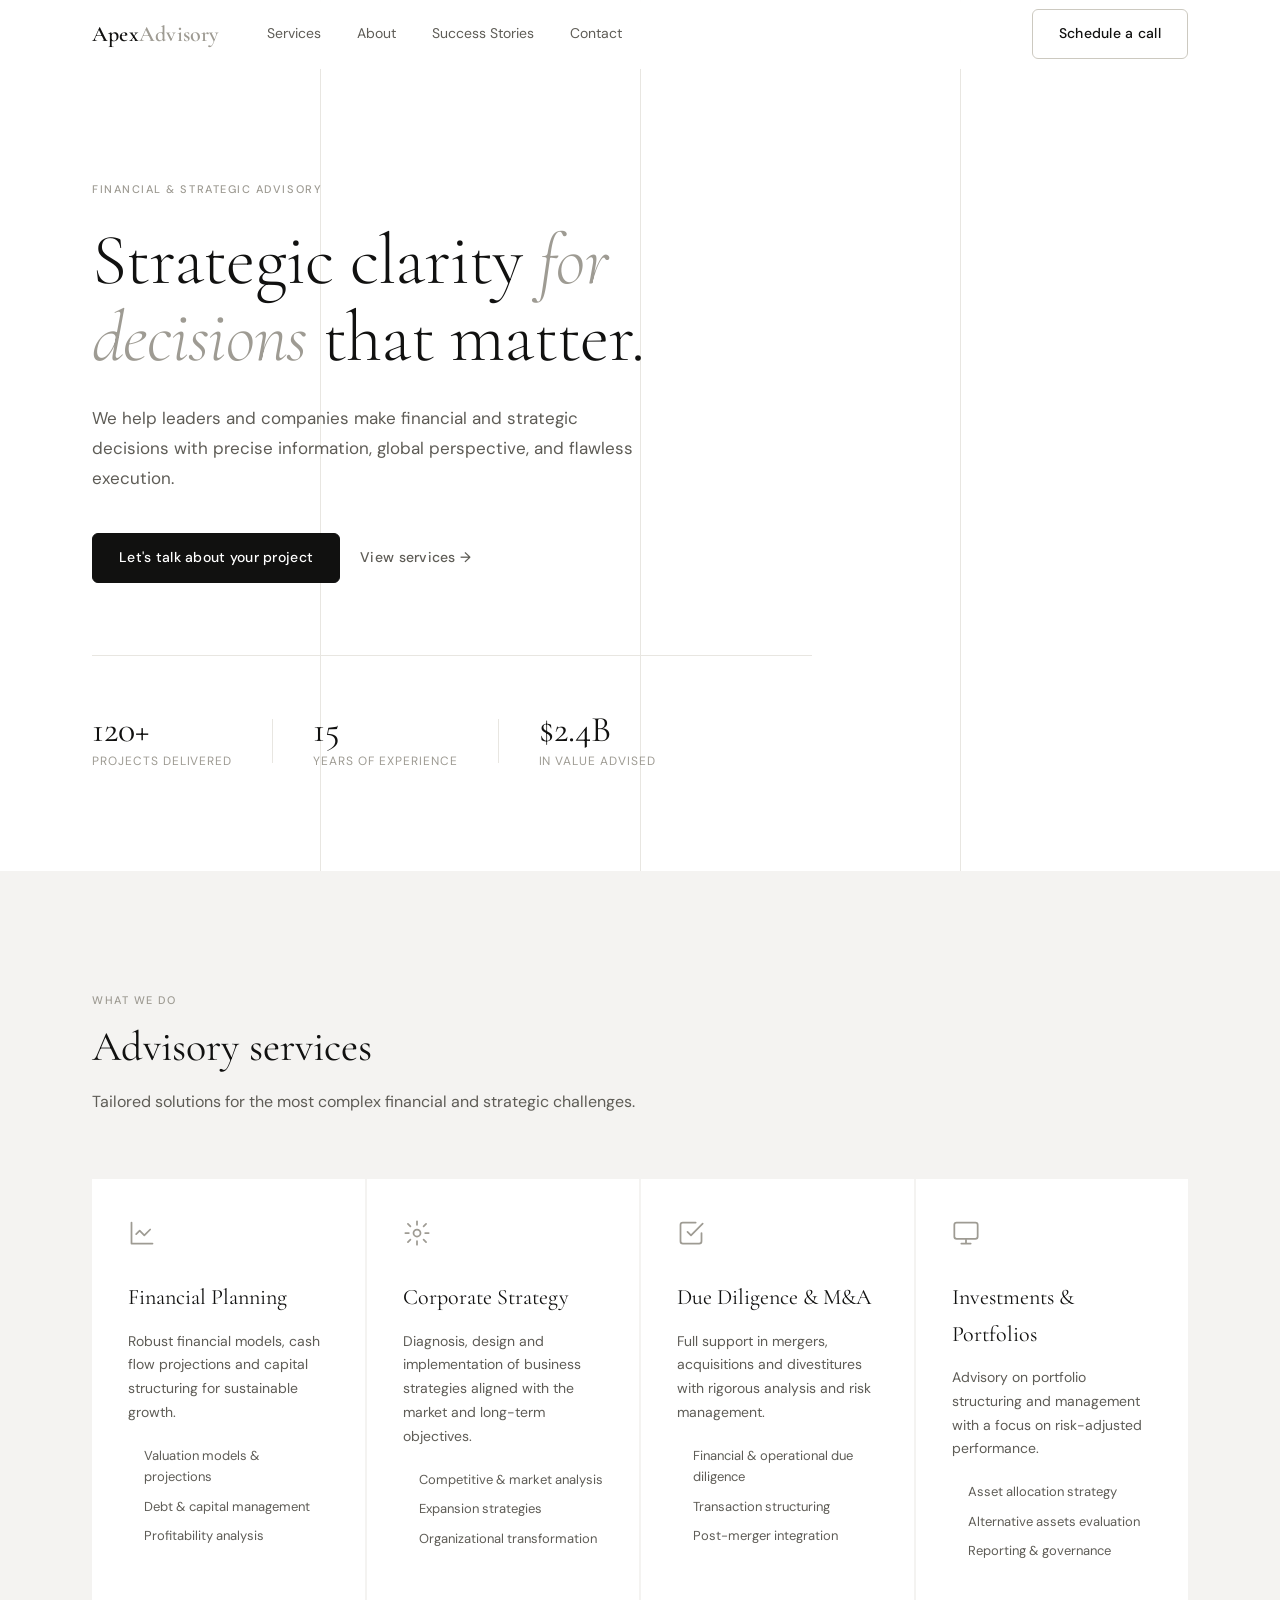
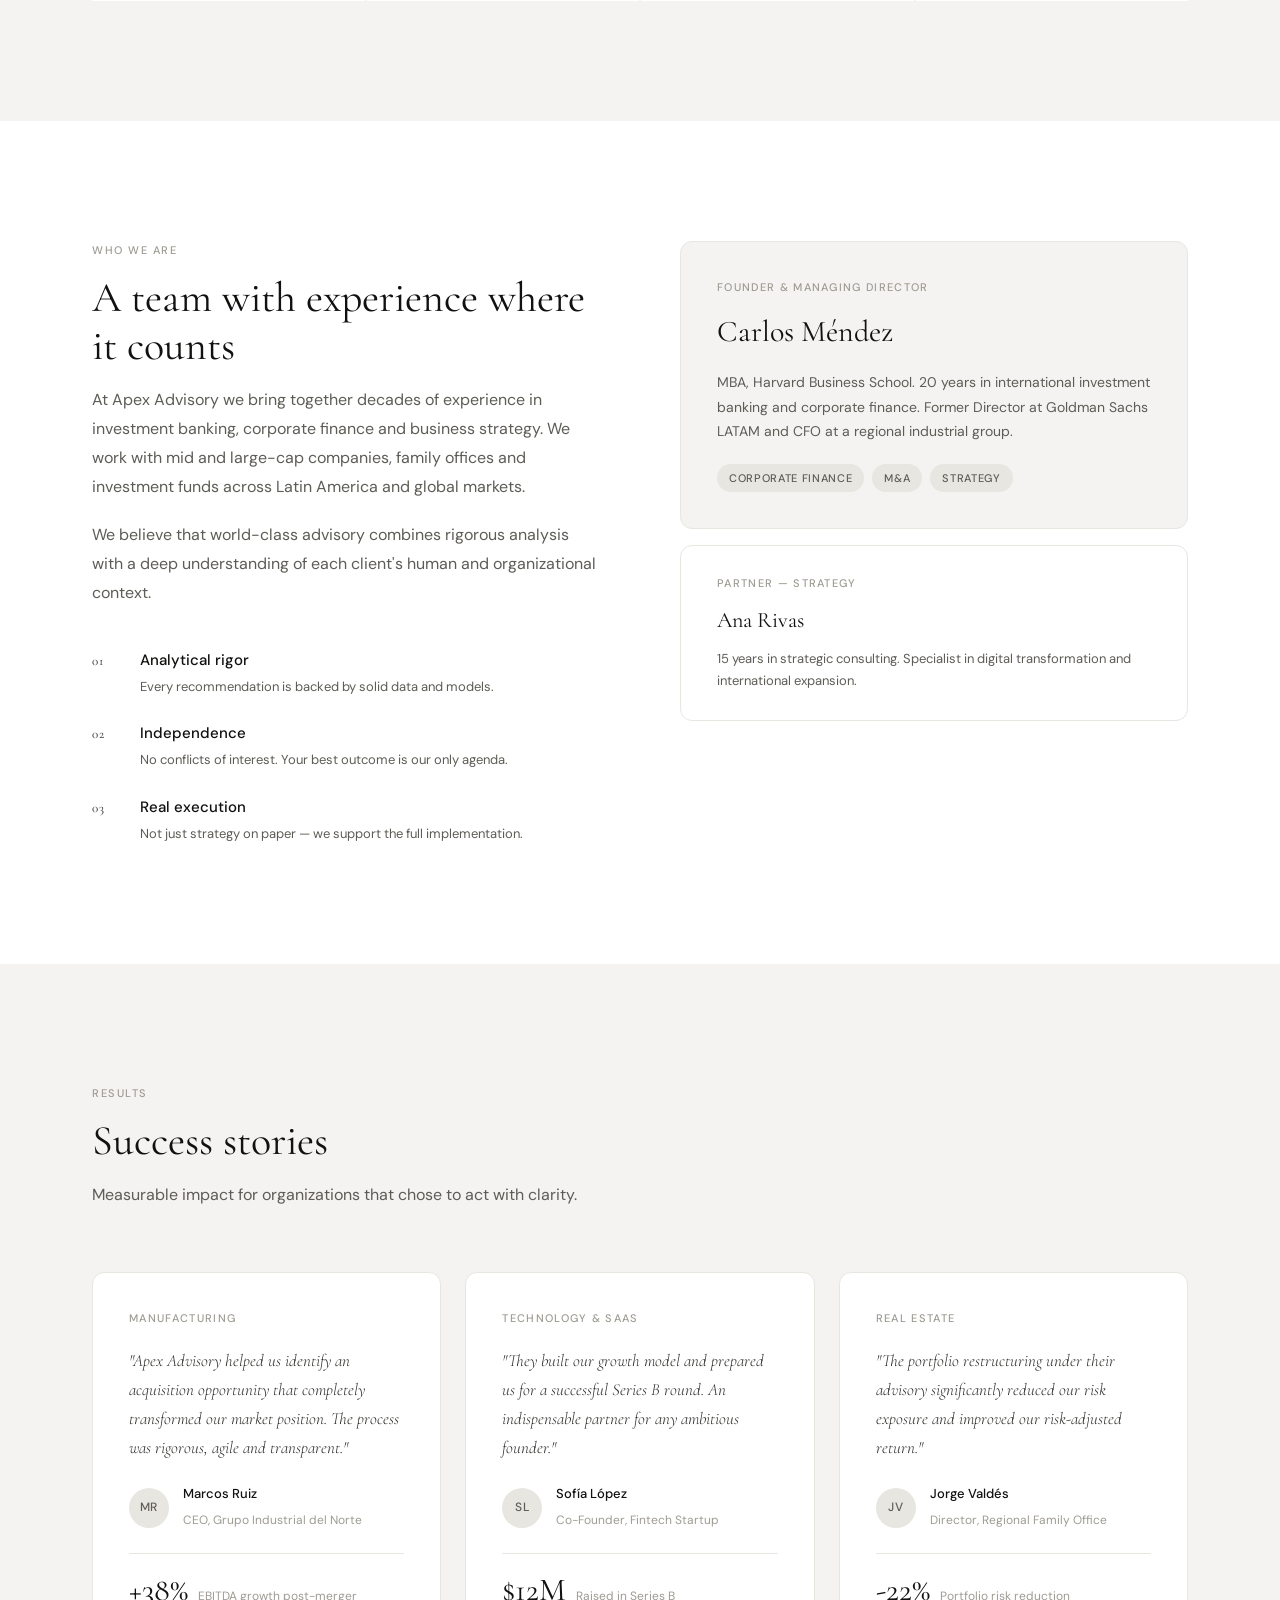
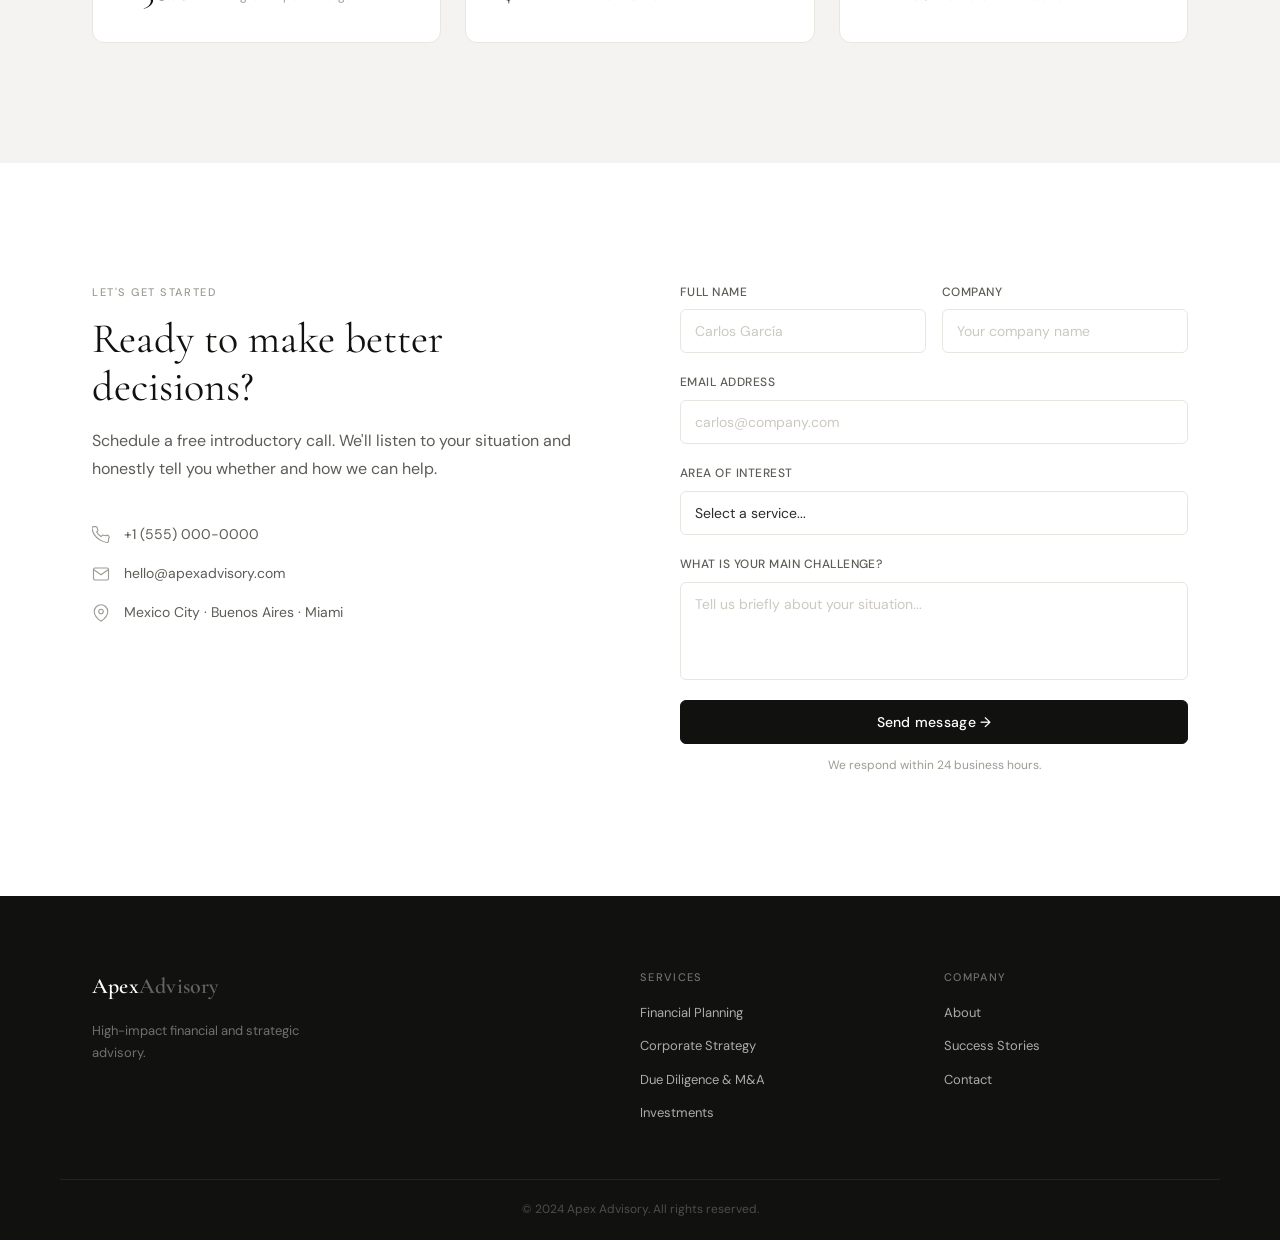
<file: index.html>
<!DOCTYPE html>
<html lang="en">
<head>
  <meta charset="UTF-8" />
  <meta name="viewport" content="width=device-width, initial-scale=1.0" />
  <title>Apex Advisory — Financial & Strategic Consulting</title>
  <meta name="description" content="Financial and strategic advisory for companies seeking to grow with clarity and precision." />
  <link rel="stylesheet" href="css/style.css" />
  <link rel="preconnect" href="https://fonts.googleapis.com" />
  <link rel="preconnect" href="https://fonts.gstatic.com" crossorigin />
  <link href="https://fonts.googleapis.com/css2?family=Cormorant+Garamond:ital,wght@0,300;0,400;0,600;1,300;1,400&family=DM+Sans:wght@300;400;500&display=swap" rel="stylesheet" />
</head>
<body>

  <!-- NAV -->
  <header class="nav" id="nav">
    <div class="nav__inner">
      <a href="#hero" class="nav__logo">Apex<span>Advisory</span></a>
      <nav class="nav__links">
        <a href="#services">Services</a>
        <a href="#about">About</a>
        <a href="#cases">Success Stories</a>
        <a href="#contact">Contact</a>
      </nav>
      <a href="#contact" class="btn btn--outline nav__cta">Schedule a call</a>
      <button class="nav__burger" id="burger" aria-label="Menu">
        <span></span><span></span><span></span>
      </button>
    </div>
    <div class="nav__mobile" id="mobileMenu">
      <a href="#services" class="mobile-link">Services</a>
      <a href="#about" class="mobile-link">About</a>
      <a href="#cases" class="mobile-link">Success Stories</a>
      <a href="#contact" class="mobile-link">Contact</a>
    </div>
  </header>

  <!-- HERO -->
  <section class="hero" id="hero">
    <div class="hero__bg-lines" aria-hidden="true">
      <div class="line line--1"></div>
      <div class="line line--2"></div>
      <div class="line line--3"></div>
    </div>
    <div class="container">
      <div class="hero__content">
        <p class="hero__eyebrow reveal">Financial &amp; Strategic Advisory</p>
        <h1 class="hero__title reveal reveal--delay-1">
          Strategic clarity <em>for decisions</em> that matter.
        </h1>
        <p class="hero__sub reveal reveal--delay-2">
          We help leaders and companies make financial and strategic decisions with precise information, global perspective, and flawless execution.
        </p>
        <div class="hero__actions reveal reveal--delay-3">
          <a href="#contact" class="btn btn--dark">Let's talk about your project</a>
          <a href="#services" class="btn btn--ghost">View services →</a>
        </div>
      </div>
      <div class="hero__stat-row reveal reveal--delay-4">
        <div class="stat">
          <span class="stat__num">120+</span>
          <span class="stat__label">Projects delivered</span>
        </div>
        <div class="stat__divider" aria-hidden="true"></div>
        <div class="stat">
          <span class="stat__num">15</span>
          <span class="stat__label">Years of experience</span>
        </div>
        <div class="stat__divider" aria-hidden="true"></div>
        <div class="stat">
          <span class="stat__num">$2.4B</span>
          <span class="stat__label">In value advised</span>
        </div>
      </div>
    </div>
  </section>

  <!-- SERVICES -->
  <section class="section services" id="services">
    <div class="container">
      <div class="section__header reveal">
        <p class="section__eyebrow">What we do</p>
        <h2 class="section__title">Advisory services</h2>
        <p class="section__sub">Tailored solutions for the most complex financial and strategic challenges.</p>
      </div>
      <div class="services__grid">

        <div class="service-card reveal">
          <div class="service-card__icon">
            <svg width="28" height="28" viewBox="0 0 24 24" fill="none" stroke="currentColor" stroke-width="1.5" stroke-linecap="round" stroke-linejoin="round"><path d="M3 3v18h18"/><path d="m19 9-5 5-4-4-3 3"/></svg>
          </div>
          <h3 class="service-card__title">Financial Planning</h3>
          <p class="service-card__desc">Robust financial models, cash flow projections and capital structuring for sustainable growth.</p>
          <ul class="service-card__list">
            <li>Valuation models &amp; projections</li>
            <li>Debt &amp; capital management</li>
            <li>Profitability analysis</li>
          </ul>
        </div>

        <div class="service-card reveal reveal--delay-1">
          <div class="service-card__icon">
            <svg width="28" height="28" viewBox="0 0 24 24" fill="none" stroke="currentColor" stroke-width="1.5" stroke-linecap="round" stroke-linejoin="round"><circle cx="12" cy="12" r="3"/><path d="M12 2v3M12 19v3M4.22 4.22l2.12 2.12M17.66 17.66l2.12 2.12M2 12h3M19 12h3M4.22 19.78l2.12-2.12M17.66 6.34l2.12-2.12"/></svg>
          </div>
          <h3 class="service-card__title">Corporate Strategy</h3>
          <p class="service-card__desc">Diagnosis, design and implementation of business strategies aligned with the market and long-term objectives.</p>
          <ul class="service-card__list">
            <li>Competitive &amp; market analysis</li>
            <li>Expansion strategies</li>
            <li>Organizational transformation</li>
          </ul>
        </div>

        <div class="service-card reveal reveal--delay-2">
          <div class="service-card__icon">
            <svg width="28" height="28" viewBox="0 0 24 24" fill="none" stroke="currentColor" stroke-width="1.5" stroke-linecap="round" stroke-linejoin="round"><path d="M9 11l3 3L22 4"/><path d="M21 12v7a2 2 0 01-2 2H5a2 2 0 01-2-2V5a2 2 0 012-2h11"/></svg>
          </div>
          <h3 class="service-card__title">Due Diligence &amp; M&A</h3>
          <p class="service-card__desc">Full support in mergers, acquisitions and divestitures with rigorous analysis and risk management.</p>
          <ul class="service-card__list">
            <li>Financial &amp; operational due diligence</li>
            <li>Transaction structuring</li>
            <li>Post-merger integration</li>
          </ul>
        </div>

        <div class="service-card reveal reveal--delay-3">
          <div class="service-card__icon">
            <svg width="28" height="28" viewBox="0 0 24 24" fill="none" stroke="currentColor" stroke-width="1.5" stroke-linecap="round" stroke-linejoin="round"><rect x="2" y="3" width="20" height="14" rx="2"/><path d="M8 21h8M12 17v4"/></svg>
          </div>
          <h3 class="service-card__title">Investments &amp; Portfolios</h3>
          <p class="service-card__desc">Advisory on portfolio structuring and management with a focus on risk-adjusted performance.</p>
          <ul class="service-card__list">
            <li>Asset allocation strategy</li>
            <li>Alternative assets evaluation</li>
            <li>Reporting &amp; governance</li>
          </ul>
        </div>

      </div>
    </div>
  </section>

  <!-- ABOUT -->
  <section class="section about" id="about">
    <div class="container about__inner">
      <div class="about__text reveal">
        <p class="section__eyebrow">Who we are</p>
        <h2 class="section__title">A team with experience where it counts</h2>
        <p class="about__para">At Apex Advisory we bring together decades of experience in investment banking, corporate finance and business strategy. We work with mid and large-cap companies, family offices and investment funds across Latin America and global markets.</p>
        <p class="about__para">We believe that world-class advisory combines rigorous analysis with a deep understanding of each client's human and organizational context.</p>
        <div class="about__values">
          <div class="value-item">
            <span class="value-item__num">01</span>
            <div>
              <strong>Analytical rigor</strong>
              <p>Every recommendation is backed by solid data and models.</p>
            </div>
          </div>
          <div class="value-item">
            <span class="value-item__num">02</span>
            <div>
              <strong>Independence</strong>
              <p>No conflicts of interest. Your best outcome is our only agenda.</p>
            </div>
          </div>
          <div class="value-item">
            <span class="value-item__num">03</span>
            <div>
              <strong>Real execution</strong>
              <p>Not just strategy on paper — we support the full implementation.</p>
            </div>
          </div>
        </div>
      </div>
      <div class="about__visual reveal reveal--delay-2">
        <div class="about__card-main">
          <p class="about__card-label">Founder &amp; Managing Director</p>
          <h3 class="about__card-name">Carlos Méndez</h3>
          <p class="about__card-bio">MBA, Harvard Business School. 20 years in international investment banking and corporate finance. Former Director at Goldman Sachs LATAM and CFO at a regional industrial group.</p>
          <div class="about__card-tags">
            <span>Corporate Finance</span>
            <span>M&amp;A</span>
            <span>Strategy</span>
          </div>
        </div>
        <div class="about__card-secondary">
          <p class="about__card-label">Partner — Strategy</p>
          <h3 class="about__card-name--sm">Ana Rivas</h3>
          <p class="about__card-bio--sm">15 years in strategic consulting. Specialist in digital transformation and international expansion.</p>
        </div>
      </div>
    </div>
  </section>

  <!-- SUCCESS STORIES -->
  <section class="section cases" id="cases">
    <div class="container">
      <div class="section__header reveal">
        <p class="section__eyebrow">Results</p>
        <h2 class="section__title">Success stories</h2>
        <p class="section__sub">Measurable impact for organizations that chose to act with clarity.</p>
      </div>
      <div class="cases__grid">

        <div class="case-card reveal">
          <div class="case-card__industry">Manufacturing</div>
          <blockquote class="case-card__quote">
            "Apex Advisory helped us identify an acquisition opportunity that completely transformed our market position. The process was rigorous, agile and transparent."
          </blockquote>
          <div class="case-card__author">
            <div class="case-card__avatar">MR</div>
            <div>
              <strong>Marcos Ruiz</strong>
              <span>CEO, Grupo Industrial del Norte</span>
            </div>
          </div>
          <div class="case-card__metric">
            <span class="metric-num">+38%</span>
            <span class="metric-label">EBITDA growth post-merger</span>
          </div>
        </div>

        <div class="case-card reveal reveal--delay-1">
          <div class="case-card__industry">Technology &amp; SaaS</div>
          <blockquote class="case-card__quote">
            "They built our growth model and prepared us for a successful Series B round. An indispensable partner for any ambitious founder."
          </blockquote>
          <div class="case-card__author">
            <div class="case-card__avatar">SL</div>
            <div>
              <strong>Sofía López</strong>
              <span>Co-Founder, Fintech Startup</span>
            </div>
          </div>
          <div class="case-card__metric">
            <span class="metric-num">$12M</span>
            <span class="metric-label">Raised in Series B</span>
          </div>
        </div>

        <div class="case-card reveal reveal--delay-2">
          <div class="case-card__industry">Real Estate</div>
          <blockquote class="case-card__quote">
            "The portfolio restructuring under their advisory significantly reduced our risk exposure and improved our risk-adjusted return."
          </blockquote>
          <div class="case-card__author">
            <div class="case-card__avatar">JV</div>
            <div>
              <strong>Jorge Valdés</strong>
              <span>Director, Regional Family Office</span>
            </div>
          </div>
          <div class="case-card__metric">
            <span class="metric-num">-22%</span>
            <span class="metric-label">Portfolio risk reduction</span>
          </div>
        </div>

      </div>
    </div>
  </section>

  <!-- CONTACT -->
  <section class="section contact" id="contact">
    <div class="container contact__inner">
      <div class="contact__text reveal">
        <p class="section__eyebrow">Let's get started</p>
        <h2 class="section__title">Ready to make better decisions?</h2>
        <p class="contact__sub">Schedule a free introductory call. We'll listen to your situation and honestly tell you whether and how we can help.</p>
        <div class="contact__info">
          <div class="contact__info-item">
            <svg width="18" height="18" viewBox="0 0 24 24" fill="none" stroke="currentColor" stroke-width="1.5" stroke-linecap="round" stroke-linejoin="round"><path d="M22 16.92v3a2 2 0 01-2.18 2 19.79 19.79 0 01-8.63-3.07A19.5 19.5 0 013.07 11.5a19.79 19.79 0 01-3.07-8.67A2 2 0 012 .84h3a2 2 0 012 1.72 12.84 12.84 0 00.7 2.81 2 2 0 01-.45 2.11L6.09 8a16 16 0 006 6l1.27-1.27a2 2 0 012.11-.45 12.84 12.84 0 002.81.7A2 2 0 0122 16.92z"/></svg>
            <span>+1 (555) 000-0000</span>
          </div>
          <div class="contact__info-item">
            <svg width="18" height="18" viewBox="0 0 24 24" fill="none" stroke="currentColor" stroke-width="1.5" stroke-linecap="round" stroke-linejoin="round"><path d="M4 4h16c1.1 0 2 .9 2 2v12c0 1.1-.9 2-2 2H4c-1.1 0-2-.9-2-2V6c0-1.1.9-2 2-2z"/><polyline points="22,6 12,13 2,6"/></svg>
            <span>hello@apexadvisory.com</span>
          </div>
          <div class="contact__info-item">
            <svg width="18" height="18" viewBox="0 0 24 24" fill="none" stroke="currentColor" stroke-width="1.5" stroke-linecap="round" stroke-linejoin="round"><path d="M21 10c0 7-9 13-9 13s-9-6-9-13a9 9 0 0118 0z"/><circle cx="12" cy="10" r="3"/></svg>
            <span>Mexico City · Buenos Aires · Miami</span>
          </div>
        </div>
      </div>
      <div class="contact__form-wrap reveal reveal--delay-1">
        <form class="contact__form" id="contactForm" novalidate>
          <div class="form-row">
            <div class="form-group">
              <label for="nombre">Full name</label>
              <input type="text" id="nombre" name="nombre" placeholder="Carlos García" required />
            </div>
            <div class="form-group">
              <label for="empresa">Company</label>
              <input type="text" id="empresa" name="empresa" placeholder="Your company name" />
            </div>
          </div>
          <div class="form-group">
            <label for="email">Email address</label>
            <input type="email" id="email" name="email" placeholder="carlos@company.com" required />
          </div>
          <div class="form-group">
            <label for="servicio">Area of interest</label>
            <select id="servicio" name="servicio">
              <option value="">Select a service...</option>
              <option value="financial">Financial Planning</option>
              <option value="strategy">Corporate Strategy</option>
              <option value="ma">Due Diligence / M&amp;A</option>
              <option value="investments">Investments &amp; Portfolios</option>
              <option value="other">Other</option>
            </select>
          </div>
          <div class="form-group">
            <label for="mensaje">What is your main challenge?</label>
            <textarea id="mensaje" name="mensaje" rows="4" placeholder="Tell us briefly about your situation..."></textarea>
          </div>
          <button type="submit" class="btn btn--dark btn--full">Send message →</button>
          <p class="form__note">We respond within 24 business hours.</p>
        </form>
        <div class="form__success" id="formSuccess">
          <svg width="48" height="48" viewBox="0 0 24 24" fill="none" stroke="currentColor" stroke-width="1.5" stroke-linecap="round" stroke-linejoin="round"><polyline points="20 6 9 17 4 12"/></svg>
          <h3>Message sent!</h3>
          <p>We'll be in touch with you shortly.</p>
        </div>
      </div>
    </div>
  </section>

  <!-- FOOTER -->
  <footer class="footer">
    <div class="container footer__inner">
      <div class="footer__brand">
        <span class="nav__logo">Apex<span>Advisory</span></span>
        <p>High-impact financial and strategic advisory.</p>
      </div>
      <div class="footer__links">
        <h4>Services</h4>
        <a href="#services">Financial Planning</a>
        <a href="#services">Corporate Strategy</a>
        <a href="#services">Due Diligence &amp; M&A</a>
        <a href="#services">Investments</a>
      </div>
      <div class="footer__links">
        <h4>Company</h4>
        <a href="#about">About</a>
        <a href="#cases">Success Stories</a>
        <a href="#contact">Contact</a>
      </div>
    </div>
    <div class="footer__bottom">
      <p>© 2024 Apex Advisory. All rights reserved.</p>
    </div>
  </footer>

  <script src="js/main.js"></script>
</body>
</html>
</file>
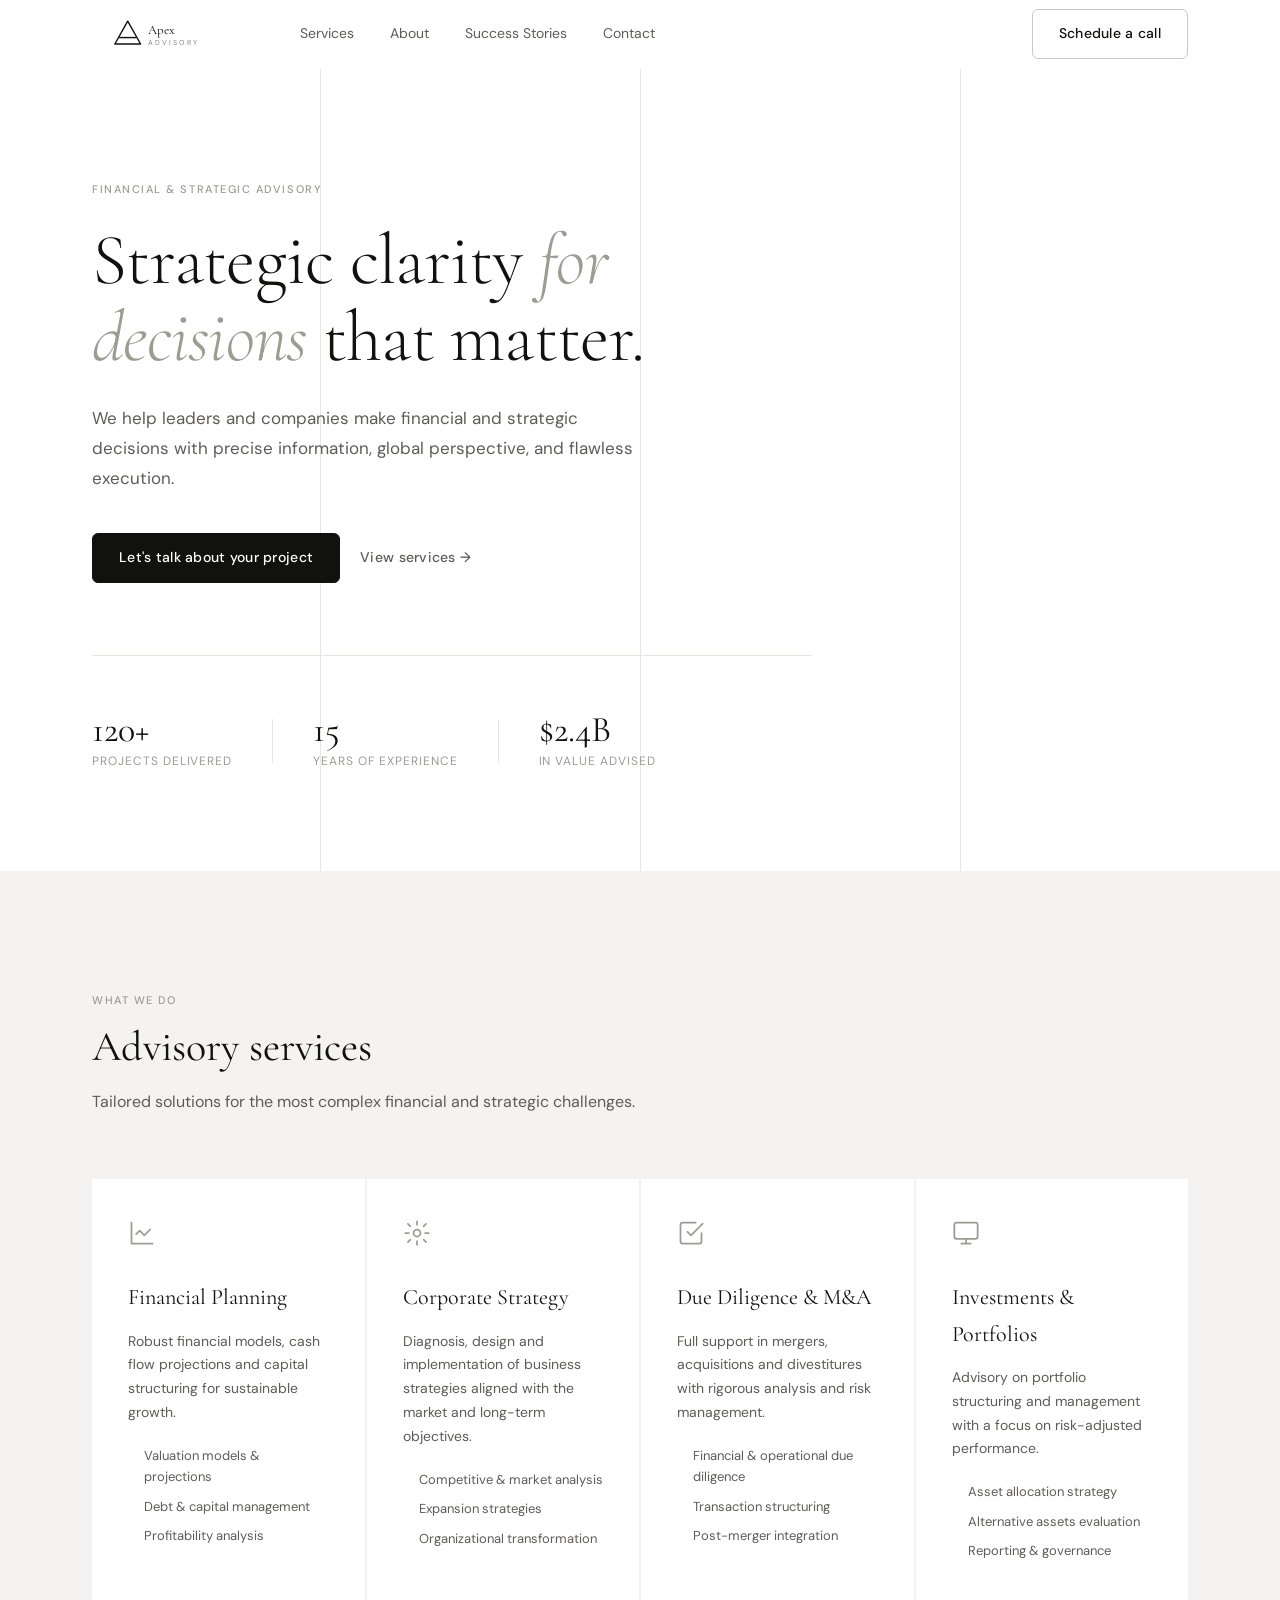
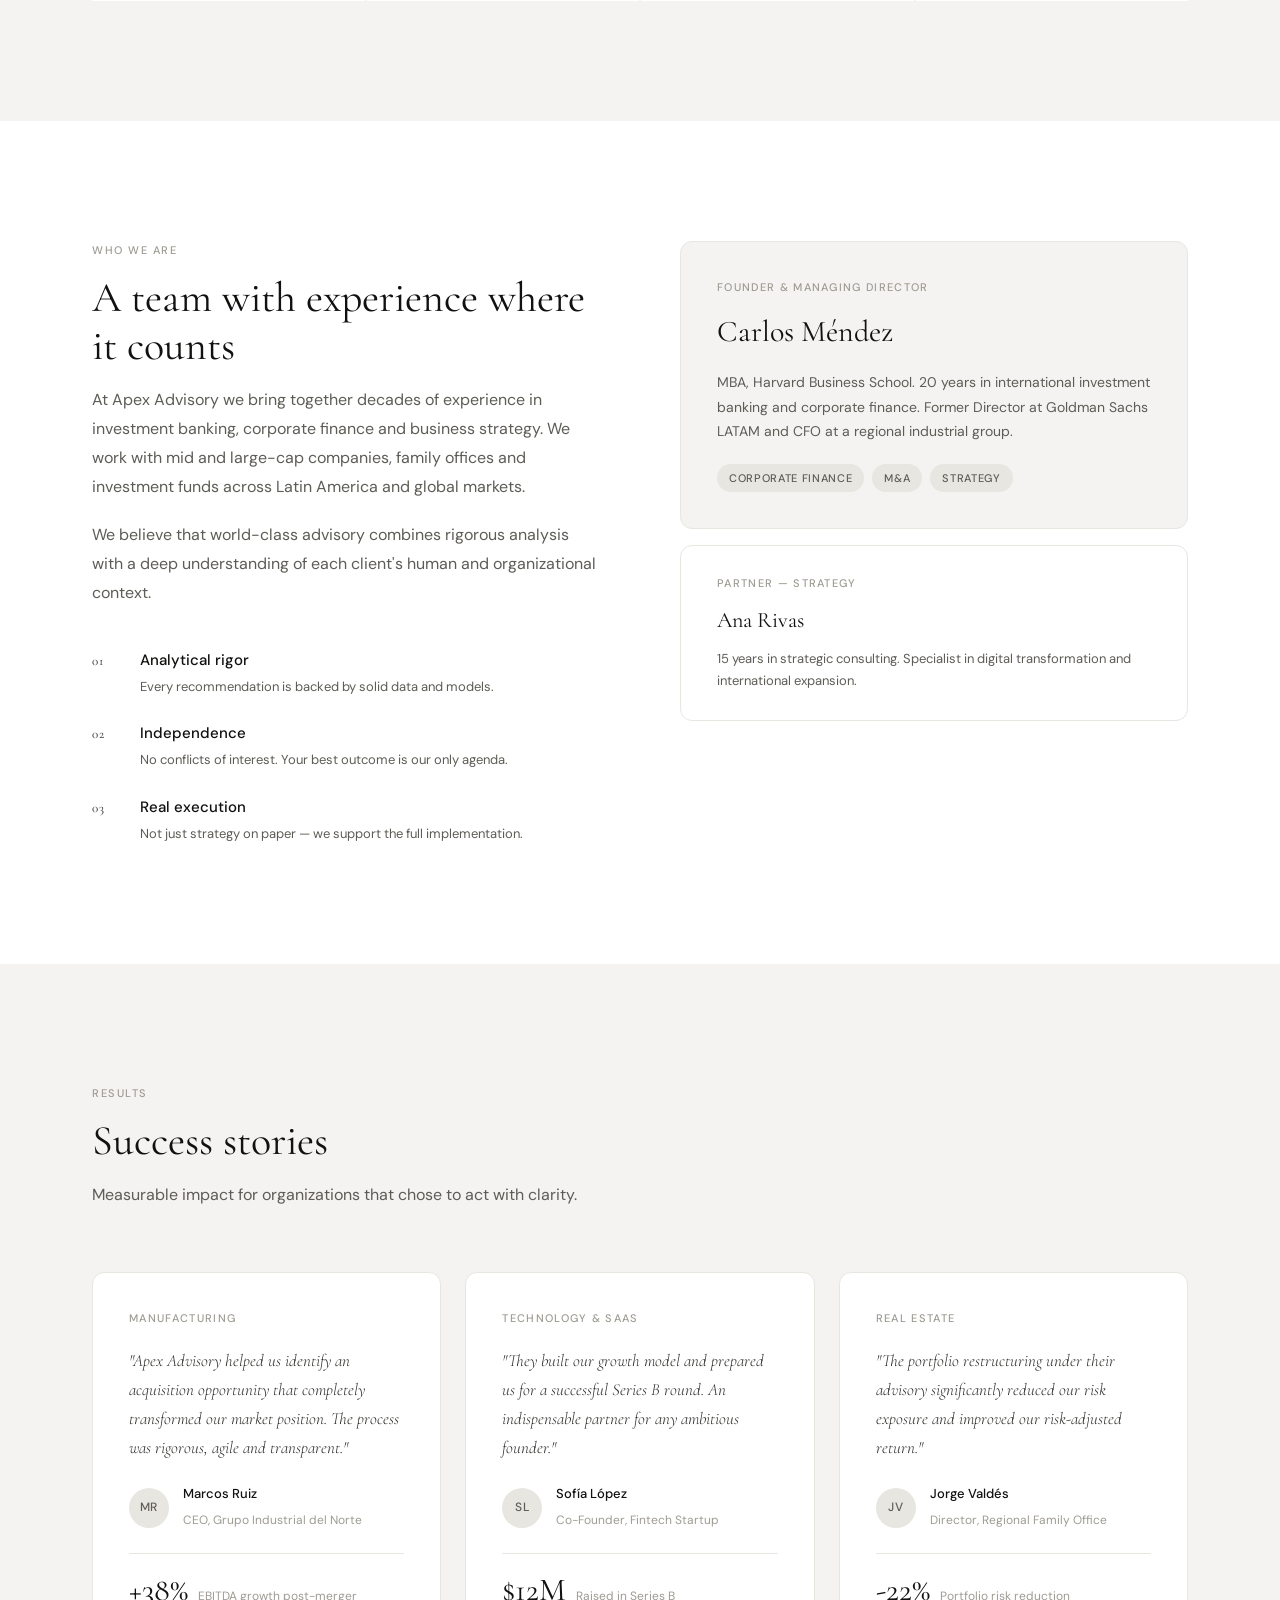
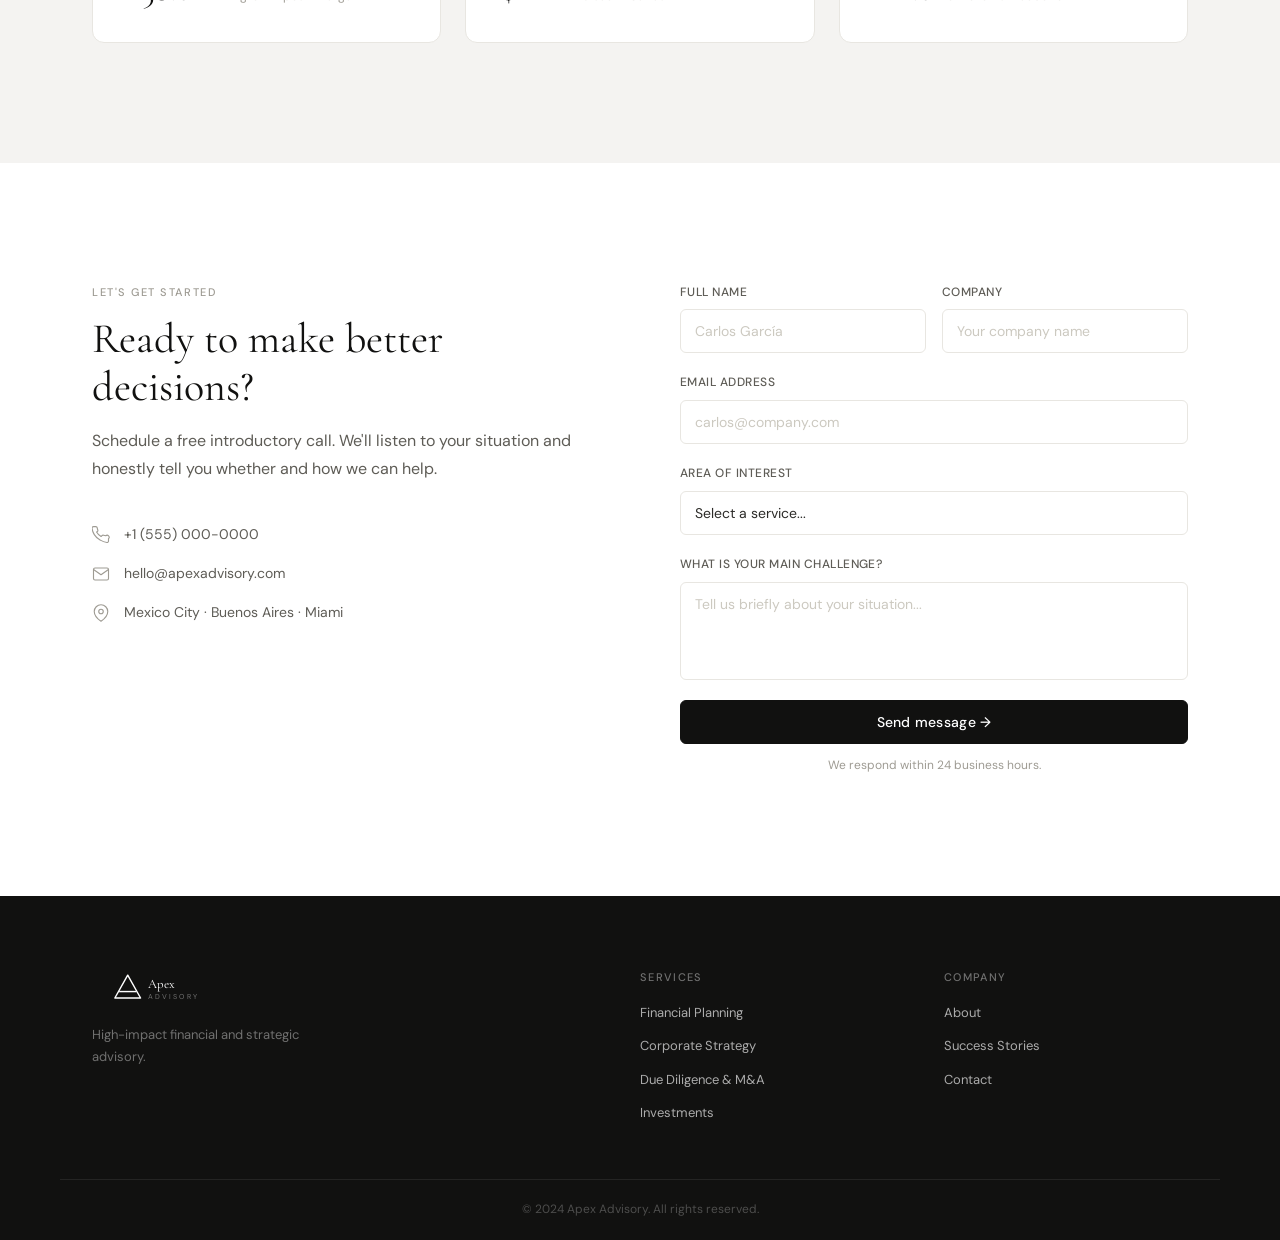
<file: consultora-web/index.html>
<!DOCTYPE html>
<html lang="en">
<head>
  <meta charset="UTF-8" />
  <meta name="viewport" content="width=device-width, initial-scale=1.0" />
  <title>Apex Advisory — Financial & Strategic Consulting</title>
  <meta name="description" content="Financial and strategic advisory for companies seeking to grow with clarity and precision." />
  <link rel="stylesheet" href="css/style.css" />
  <link rel="preconnect" href="https://fonts.googleapis.com" />
  <link rel="preconnect" href="https://fonts.gstatic.com" crossorigin />
  <link href="https://fonts.googleapis.com/css2?family=Cormorant+Garamond:ital,wght@0,300;0,400;0,600;1,300;1,400&family=DM+Sans:wght@300;400;500&display=swap" rel="stylesheet" />
</head>
<body>

  <!-- NAV -->
  <header class="nav" id="nav">
    <div class="nav__inner">
      <a href="#hero" class="nav__logo" aria-label="Apex Advisory — Home">
        <svg width="160" height="40" viewBox="0 0 200 56" role="img" xmlns="http://www.w3.org/2000/svg">
          <title>Apex Advisory</title>
          <polygon points="20,42 38,10 56,42" fill="none" stroke="currentColor" stroke-width="2" stroke-linejoin="round"/>
          <line x1="26" y1="33" x2="50" y2="33" stroke="currentColor" stroke-width="2"/>
          <text x="66" y="28" font-family="'Cormorant Garamond', Georgia, serif" font-size="18" font-weight="400" fill="currentColor">Apex</text>
          <text x="66" y="43" font-family="'DM Sans', system-ui, sans-serif" font-size="10" font-weight="400" fill="currentColor" opacity="0.5" letter-spacing="3">ADVISORY</text>
        </svg>
      </a>
      <nav class="nav__links">
        <a href="#services">Services</a>
        <a href="#about">About</a>
        <a href="#cases">Success Stories</a>
        <a href="#contact">Contact</a>
      </nav>
      <a href="#contact" class="btn btn--outline nav__cta">Schedule a call</a>
      <button class="nav__burger" id="burger" aria-label="Menu">
        <span></span><span></span><span></span>
      </button>
    </div>
    <div class="nav__mobile" id="mobileMenu">
      <a href="#services" class="mobile-link">Services</a>
      <a href="#about" class="mobile-link">About</a>
      <a href="#cases" class="mobile-link">Success Stories</a>
      <a href="#contact" class="mobile-link">Contact</a>
    </div>
  </header>

  <!-- HERO -->
  <section class="hero" id="hero">
    <div class="hero__bg-lines" aria-hidden="true">
      <div class="line line--1"></div>
      <div class="line line--2"></div>
      <div class="line line--3"></div>
    </div>
    <div class="container">
      <div class="hero__content">
        <p class="hero__eyebrow reveal">Financial &amp; Strategic Advisory</p>
        <h1 class="hero__title reveal reveal--delay-1">
          Strategic clarity <em>for decisions</em> that matter.
        </h1>
        <p class="hero__sub reveal reveal--delay-2">
          We help leaders and companies make financial and strategic decisions with precise information, global perspective, and flawless execution.
        </p>
        <div class="hero__actions reveal reveal--delay-3">
          <a href="#contact" class="btn btn--dark">Let's talk about your project</a>
          <a href="#services" class="btn btn--ghost">View services →</a>
        </div>
      </div>
      <div class="hero__stat-row reveal reveal--delay-4">
        <div class="stat">
          <span class="stat__num">120+</span>
          <span class="stat__label">Projects delivered</span>
        </div>
        <div class="stat__divider" aria-hidden="true"></div>
        <div class="stat">
          <span class="stat__num">15</span>
          <span class="stat__label">Years of experience</span>
        </div>
        <div class="stat__divider" aria-hidden="true"></div>
        <div class="stat">
          <span class="stat__num">$2.4B</span>
          <span class="stat__label">In value advised</span>
        </div>
      </div>
    </div>
  </section>

  <!-- SERVICES -->
  <section class="section services" id="services">
    <div class="container">
      <div class="section__header reveal">
        <p class="section__eyebrow">What we do</p>
        <h2 class="section__title">Advisory services</h2>
        <p class="section__sub">Tailored solutions for the most complex financial and strategic challenges.</p>
      </div>
      <div class="services__grid">

        <div class="service-card reveal">
          <div class="service-card__icon">
            <svg width="28" height="28" viewBox="0 0 24 24" fill="none" stroke="currentColor" stroke-width="1.5" stroke-linecap="round" stroke-linejoin="round"><path d="M3 3v18h18"/><path d="m19 9-5 5-4-4-3 3"/></svg>
          </div>
          <h3 class="service-card__title">Financial Planning</h3>
          <p class="service-card__desc">Robust financial models, cash flow projections and capital structuring for sustainable growth.</p>
          <ul class="service-card__list">
            <li>Valuation models &amp; projections</li>
            <li>Debt &amp; capital management</li>
            <li>Profitability analysis</li>
          </ul>
        </div>

        <div class="service-card reveal reveal--delay-1">
          <div class="service-card__icon">
            <svg width="28" height="28" viewBox="0 0 24 24" fill="none" stroke="currentColor" stroke-width="1.5" stroke-linecap="round" stroke-linejoin="round"><circle cx="12" cy="12" r="3"/><path d="M12 2v3M12 19v3M4.22 4.22l2.12 2.12M17.66 17.66l2.12 2.12M2 12h3M19 12h3M4.22 19.78l2.12-2.12M17.66 6.34l2.12-2.12"/></svg>
          </div>
          <h3 class="service-card__title">Corporate Strategy</h3>
          <p class="service-card__desc">Diagnosis, design and implementation of business strategies aligned with the market and long-term objectives.</p>
          <ul class="service-card__list">
            <li>Competitive &amp; market analysis</li>
            <li>Expansion strategies</li>
            <li>Organizational transformation</li>
          </ul>
        </div>

        <div class="service-card reveal reveal--delay-2">
          <div class="service-card__icon">
            <svg width="28" height="28" viewBox="0 0 24 24" fill="none" stroke="currentColor" stroke-width="1.5" stroke-linecap="round" stroke-linejoin="round"><path d="M9 11l3 3L22 4"/><path d="M21 12v7a2 2 0 01-2 2H5a2 2 0 01-2-2V5a2 2 0 012-2h11"/></svg>
          </div>
          <h3 class="service-card__title">Due Diligence &amp; M&A</h3>
          <p class="service-card__desc">Full support in mergers, acquisitions and divestitures with rigorous analysis and risk management.</p>
          <ul class="service-card__list">
            <li>Financial &amp; operational due diligence</li>
            <li>Transaction structuring</li>
            <li>Post-merger integration</li>
          </ul>
        </div>

        <div class="service-card reveal reveal--delay-3">
          <div class="service-card__icon">
            <svg width="28" height="28" viewBox="0 0 24 24" fill="none" stroke="currentColor" stroke-width="1.5" stroke-linecap="round" stroke-linejoin="round"><rect x="2" y="3" width="20" height="14" rx="2"/><path d="M8 21h8M12 17v4"/></svg>
          </div>
          <h3 class="service-card__title">Investments &amp; Portfolios</h3>
          <p class="service-card__desc">Advisory on portfolio structuring and management with a focus on risk-adjusted performance.</p>
          <ul class="service-card__list">
            <li>Asset allocation strategy</li>
            <li>Alternative assets evaluation</li>
            <li>Reporting &amp; governance</li>
          </ul>
        </div>

      </div>
    </div>
  </section>

  <!-- ABOUT -->
  <section class="section about" id="about">
    <div class="container about__inner">
      <div class="about__text reveal">
        <p class="section__eyebrow">Who we are</p>
        <h2 class="section__title">A team with experience where it counts</h2>
        <p class="about__para">At Apex Advisory we bring together decades of experience in investment banking, corporate finance and business strategy. We work with mid and large-cap companies, family offices and investment funds across Latin America and global markets.</p>
        <p class="about__para">We believe that world-class advisory combines rigorous analysis with a deep understanding of each client's human and organizational context.</p>
        <div class="about__values">
          <div class="value-item">
            <span class="value-item__num">01</span>
            <div>
              <strong>Analytical rigor</strong>
              <p>Every recommendation is backed by solid data and models.</p>
            </div>
          </div>
          <div class="value-item">
            <span class="value-item__num">02</span>
            <div>
              <strong>Independence</strong>
              <p>No conflicts of interest. Your best outcome is our only agenda.</p>
            </div>
          </div>
          <div class="value-item">
            <span class="value-item__num">03</span>
            <div>
              <strong>Real execution</strong>
              <p>Not just strategy on paper — we support the full implementation.</p>
            </div>
          </div>
        </div>
      </div>
      <div class="about__visual reveal reveal--delay-2">
        <div class="about__card-main">
          <p class="about__card-label">Founder &amp; Managing Director</p>
          <h3 class="about__card-name">Carlos Méndez</h3>
          <p class="about__card-bio">MBA, Harvard Business School. 20 years in international investment banking and corporate finance. Former Director at Goldman Sachs LATAM and CFO at a regional industrial group.</p>
          <div class="about__card-tags">
            <span>Corporate Finance</span>
            <span>M&amp;A</span>
            <span>Strategy</span>
          </div>
        </div>
        <div class="about__card-secondary">
          <p class="about__card-label">Partner — Strategy</p>
          <h3 class="about__card-name--sm">Ana Rivas</h3>
          <p class="about__card-bio--sm">15 years in strategic consulting. Specialist in digital transformation and international expansion.</p>
        </div>
      </div>
    </div>
  </section>

  <!-- SUCCESS STORIES -->
  <section class="section cases" id="cases">
    <div class="container">
      <div class="section__header reveal">
        <p class="section__eyebrow">Results</p>
        <h2 class="section__title">Success stories</h2>
        <p class="section__sub">Measurable impact for organizations that chose to act with clarity.</p>
      </div>
      <div class="cases__grid">

        <div class="case-card reveal">
          <div class="case-card__industry">Manufacturing</div>
          <blockquote class="case-card__quote">
            "Apex Advisory helped us identify an acquisition opportunity that completely transformed our market position. The process was rigorous, agile and transparent."
          </blockquote>
          <div class="case-card__author">
            <div class="case-card__avatar">MR</div>
            <div>
              <strong>Marcos Ruiz</strong>
              <span>CEO, Grupo Industrial del Norte</span>
            </div>
          </div>
          <div class="case-card__metric">
            <span class="metric-num">+38%</span>
            <span class="metric-label">EBITDA growth post-merger</span>
          </div>
        </div>

        <div class="case-card reveal reveal--delay-1">
          <div class="case-card__industry">Technology &amp; SaaS</div>
          <blockquote class="case-card__quote">
            "They built our growth model and prepared us for a successful Series B round. An indispensable partner for any ambitious founder."
          </blockquote>
          <div class="case-card__author">
            <div class="case-card__avatar">SL</div>
            <div>
              <strong>Sofía López</strong>
              <span>Co-Founder, Fintech Startup</span>
            </div>
          </div>
          <div class="case-card__metric">
            <span class="metric-num">$12M</span>
            <span class="metric-label">Raised in Series B</span>
          </div>
        </div>

        <div class="case-card reveal reveal--delay-2">
          <div class="case-card__industry">Real Estate</div>
          <blockquote class="case-card__quote">
            "The portfolio restructuring under their advisory significantly reduced our risk exposure and improved our risk-adjusted return."
          </blockquote>
          <div class="case-card__author">
            <div class="case-card__avatar">JV</div>
            <div>
              <strong>Jorge Valdés</strong>
              <span>Director, Regional Family Office</span>
            </div>
          </div>
          <div class="case-card__metric">
            <span class="metric-num">-22%</span>
            <span class="metric-label">Portfolio risk reduction</span>
          </div>
        </div>

      </div>
    </div>
  </section>

  <!-- CONTACT -->
  <section class="section contact" id="contact">
    <div class="container contact__inner">
      <div class="contact__text reveal">
        <p class="section__eyebrow">Let's get started</p>
        <h2 class="section__title">Ready to make better decisions?</h2>
        <p class="contact__sub">Schedule a free introductory call. We'll listen to your situation and honestly tell you whether and how we can help.</p>
        <div class="contact__info">
          <div class="contact__info-item">
            <svg width="18" height="18" viewBox="0 0 24 24" fill="none" stroke="currentColor" stroke-width="1.5" stroke-linecap="round" stroke-linejoin="round"><path d="M22 16.92v3a2 2 0 01-2.18 2 19.79 19.79 0 01-8.63-3.07A19.5 19.5 0 013.07 11.5a19.79 19.79 0 01-3.07-8.67A2 2 0 012 .84h3a2 2 0 012 1.72 12.84 12.84 0 00.7 2.81 2 2 0 01-.45 2.11L6.09 8a16 16 0 006 6l1.27-1.27a2 2 0 012.11-.45 12.84 12.84 0 002.81.7A2 2 0 0122 16.92z"/></svg>
            <span>+1 (555) 000-0000</span>
          </div>
          <div class="contact__info-item">
            <svg width="18" height="18" viewBox="0 0 24 24" fill="none" stroke="currentColor" stroke-width="1.5" stroke-linecap="round" stroke-linejoin="round"><path d="M4 4h16c1.1 0 2 .9 2 2v12c0 1.1-.9 2-2 2H4c-1.1 0-2-.9-2-2V6c0-1.1.9-2 2-2z"/><polyline points="22,6 12,13 2,6"/></svg>
            <span>hello@apexadvisory.com</span>
          </div>
          <div class="contact__info-item">
            <svg width="18" height="18" viewBox="0 0 24 24" fill="none" stroke="currentColor" stroke-width="1.5" stroke-linecap="round" stroke-linejoin="round"><path d="M21 10c0 7-9 13-9 13s-9-6-9-13a9 9 0 0118 0z"/><circle cx="12" cy="10" r="3"/></svg>
            <span>Mexico City · Buenos Aires · Miami</span>
          </div>
        </div>
      </div>
      <div class="contact__form-wrap reveal reveal--delay-1">
        <form class="contact__form" id="contactForm" novalidate>
          <div class="form-row">
            <div class="form-group">
              <label for="nombre">Full name</label>
              <input type="text" id="nombre" name="nombre" placeholder="Carlos García" required />
            </div>
            <div class="form-group">
              <label for="empresa">Company</label>
              <input type="text" id="empresa" name="empresa" placeholder="Your company name" />
            </div>
          </div>
          <div class="form-group">
            <label for="email">Email address</label>
            <input type="email" id="email" name="email" placeholder="carlos@company.com" required />
          </div>
          <div class="form-group">
            <label for="servicio">Area of interest</label>
            <select id="servicio" name="servicio">
              <option value="">Select a service...</option>
              <option value="financial">Financial Planning</option>
              <option value="strategy">Corporate Strategy</option>
              <option value="ma">Due Diligence / M&amp;A</option>
              <option value="investments">Investments &amp; Portfolios</option>
              <option value="other">Other</option>
            </select>
          </div>
          <div class="form-group">
            <label for="mensaje">What is your main challenge?</label>
            <textarea id="mensaje" name="mensaje" rows="4" placeholder="Tell us briefly about your situation..."></textarea>
          </div>
          <button type="submit" class="btn btn--dark btn--full">Send message →</button>
          <p class="form__note">We respond within 24 business hours.</p>
        </form>
        <div class="form__success" id="formSuccess">
          <svg width="48" height="48" viewBox="0 0 24 24" fill="none" stroke="currentColor" stroke-width="1.5" stroke-linecap="round" stroke-linejoin="round"><polyline points="20 6 9 17 4 12"/></svg>
          <h3>Message sent!</h3>
          <p>We'll be in touch with you shortly.</p>
        </div>
      </div>
    </div>
  </section>

  <!-- FOOTER -->
  <footer class="footer">
    <div class="container footer__inner">
      <div class="footer__brand">
        <a href="#hero" aria-label="Apex Advisory — Home">
          <svg width="160" height="40" viewBox="0 0 200 56" role="img" xmlns="http://www.w3.org/2000/svg">
            <title>Apex Advisory</title>
            <polygon points="20,42 38,10 56,42" fill="none" stroke="white" stroke-width="2" stroke-linejoin="round"/>
            <line x1="26" y1="33" x2="50" y2="33" stroke="white" stroke-width="2"/>
            <text x="66" y="28" font-family="'Cormorant Garamond', Georgia, serif" font-size="18" font-weight="400" fill="white">Apex</text>
            <text x="66" y="43" font-family="'DM Sans', system-ui, sans-serif" font-size="10" font-weight="400" fill="rgba(255,255,255,0.4)" letter-spacing="3">ADVISORY</text>
          </svg>
        </a>
        <p>High-impact financial and strategic advisory.</p>
      </div>
      <div class="footer__links">
        <h4>Services</h4>
        <a href="#services">Financial Planning</a>
        <a href="#services">Corporate Strategy</a>
        <a href="#services">Due Diligence &amp; M&A</a>
        <a href="#services">Investments</a>
      </div>
      <div class="footer__links">
        <h4>Company</h4>
        <a href="#about">About</a>
        <a href="#cases">Success Stories</a>
        <a href="#contact">Contact</a>
      </div>
    </div>
    <div class="footer__bottom">
      <p>© 2024 Apex Advisory. All rights reserved.</p>
    </div>
  </footer>

  <script src="js/main.js"></script>
</body>
</html>
</file>
<file: css/style.css>
/* =========================================
   APEX ADVISORY — CSS Principal
   Estilo: Minimalista editorial, tipografía refinada
   ========================================= */

*, *::before, *::after { box-sizing: border-box; margin: 0; padding: 0; }

:root {
  --white:       #ffffff;
  --off-white:   #f7f6f4;
  --gray-50:     #f4f3f1;
  --gray-100:    #e8e6e1;
  --gray-200:    #ccc9c0;
  --gray-400:    #9e9b93;
  --gray-600:    #5e5c56;
  --gray-800:    #2c2b28;
  --black:       #111110;

  --accent:      #1a1a18;
  --accent-mid:  #3a3935;

  --font-display: 'Cormorant Garamond', Georgia, serif;
  --font-body:    'DM Sans', system-ui, sans-serif;

  --container:   1160px;
  --section-gap: 120px;
  --radius:      6px;
  --radius-lg:   12px;

  --transition:  0.3s cubic-bezier(0.4, 0, 0.2, 1);
}

html { scroll-behavior: smooth; font-size: 16px; }

body {
  font-family: var(--font-body);
  color: var(--gray-800);
  background: var(--white);
  line-height: 1.65;
  -webkit-font-smoothing: antialiased;
}

/* ---- Utilities ---- */
.container {
  width: 100%;
  max-width: var(--container);
  margin: 0 auto;
  padding: 0 32px;
}

.btn {
  display: inline-flex;
  align-items: center;
  gap: 6px;
  padding: 12px 26px;
  border-radius: var(--radius);
  font-family: var(--font-body);
  font-size: 14px;
  font-weight: 500;
  letter-spacing: 0.02em;
  text-decoration: none;
  cursor: pointer;
  border: 1.5px solid transparent;
  transition: var(--transition);
}
.btn--dark {
  background: var(--black);
  color: var(--white);
  border-color: var(--black);
}
.btn--dark:hover { background: var(--gray-800); border-color: var(--gray-800); }
.btn--outline {
  background: transparent;
  color: var(--black);
  border-color: var(--gray-200);
}
.btn--outline:hover { border-color: var(--black); }
.btn--ghost {
  background: transparent;
  color: var(--gray-600);
  border: none;
  padding-left: 0;
  padding-right: 0;
}
.btn--ghost:hover { color: var(--black); }
.btn--full { width: 100%; justify-content: center; }

/* ---- Scroll reveal ---- */
.reveal {
  opacity: 0;
  transform: translateY(24px);
  transition: opacity 0.7s ease, transform 0.7s ease;
}
.reveal.visible { opacity: 1; transform: translateY(0); }
.reveal--delay-1 { transition-delay: 0.1s; }
.reveal--delay-2 { transition-delay: 0.2s; }
.reveal--delay-3 { transition-delay: 0.3s; }
.reveal--delay-4 { transition-delay: 0.4s; }

/* ---- Section common ---- */
.section { padding: var(--section-gap) 0; }

.section__header {
  max-width: 560px;
  margin-bottom: 64px;
}

.section__eyebrow {
  font-size: 11px;
  font-weight: 500;
  letter-spacing: 0.14em;
  text-transform: uppercase;
  color: var(--gray-400);
  margin-bottom: 14px;
}

.section__title {
  font-family: var(--font-display);
  font-size: clamp(30px, 4vw, 42px);
  font-weight: 400;
  color: var(--black);
  line-height: 1.15;
  margin-bottom: 16px;
}

.section__sub {
  font-size: 16px;
  color: var(--gray-600);
  line-height: 1.7;
}

/* =========================================
   NAV
   ========================================= */
.nav {
  position: fixed;
  top: 0;
  left: 0;
  right: 0;
  z-index: 100;
  background: rgba(255, 255, 255, 0.92);
  backdrop-filter: blur(12px);
  -webkit-backdrop-filter: blur(12px);
  border-bottom: 1px solid transparent;
  transition: border-color 0.3s;
}
.nav.scrolled { border-bottom-color: var(--gray-100); }

.nav__inner {
  max-width: var(--container);
  margin: 0 auto;
  padding: 0 32px;
  height: 68px;
  display: flex;
  align-items: center;
  gap: 48px;
}

.nav__logo {
  font-family: var(--font-display);
  font-size: 22px;
  font-weight: 600;
  color: var(--black);
  text-decoration: none;
  letter-spacing: 0.01em;
  white-space: nowrap;
}
.nav__logo span { color: var(--gray-400); }

.nav__links {
  display: flex;
  align-items: center;
  gap: 36px;
  flex: 1;
}
.nav__links a {
  font-size: 14px;
  font-weight: 400;
  color: var(--gray-600);
  text-decoration: none;
  transition: color var(--transition);
}
.nav__links a:hover { color: var(--black); }

.nav__cta { margin-left: auto; }

.nav__burger {
  display: none;
  flex-direction: column;
  gap: 5px;
  background: none;
  border: none;
  cursor: pointer;
  padding: 4px;
  margin-left: auto;
}
.nav__burger span {
  display: block;
  width: 22px;
  height: 1.5px;
  background: var(--black);
  transition: var(--transition);
}

.nav__mobile {
  display: none;
  flex-direction: column;
  padding: 16px 32px 24px;
  border-top: 1px solid var(--gray-100);
  gap: 0;
}
.nav__mobile.open { display: flex; }
.mobile-link {
  padding: 12px 0;
  font-size: 15px;
  color: var(--gray-800);
  text-decoration: none;
  border-bottom: 1px solid var(--gray-100);
}
.mobile-link:last-child { border-bottom: none; }

/* =========================================
   HERO
   ========================================= */
.hero {
  padding: 180px 0 100px;
  position: relative;
  overflow: hidden;
  background: var(--white);
}

.hero__bg-lines {
  position: absolute;
  inset: 0;
  pointer-events: none;
}
.line {
  position: absolute;
  top: 0;
  bottom: 0;
  width: 1px;
  background: var(--gray-100);
}
.line--1 { left: 25%; }
.line--2 { left: 50%; }
.line--3 { left: 75%; }

.hero__content {
  position: relative;
  max-width: 720px;
  padding-bottom: 72px;
  border-bottom: 1px solid var(--gray-100);
  margin-bottom: 56px;
}

.hero__eyebrow {
  font-size: 11px;
  font-weight: 500;
  letter-spacing: 0.14em;
  text-transform: uppercase;
  color: var(--gray-400);
  margin-bottom: 24px;
}

.hero__title {
  font-family: var(--font-display);
  font-size: clamp(42px, 6vw, 72px);
  font-weight: 300;
  line-height: 1.07;
  color: var(--black);
  margin-bottom: 28px;
  letter-spacing: -0.01em;
}
.hero__title em {
  font-style: italic;
  color: var(--gray-400);
}

.hero__sub {
  font-size: 17px;
  color: var(--gray-600);
  line-height: 1.75;
  max-width: 560px;
  margin-bottom: 40px;
}

.hero__actions { display: flex; gap: 20px; align-items: center; flex-wrap: wrap; }

.hero__stat-row {
  display: flex;
  align-items: center;
  gap: 40px;
  flex-wrap: wrap;
}
.stat { display: flex; flex-direction: column; }
.stat__num {
  font-family: var(--font-display);
  font-size: 36px;
  font-weight: 400;
  color: var(--black);
  line-height: 1;
  margin-bottom: 4px;
}
.stat__label {
  font-size: 12px;
  color: var(--gray-400);
  text-transform: uppercase;
  letter-spacing: 0.08em;
}
.stat__divider {
  width: 1px;
  height: 44px;
  background: var(--gray-100);
  flex-shrink: 0;
}

/* =========================================
   SERVICES
   ========================================= */
.services { background: var(--gray-50); }

.services__grid {
  display: grid;
  grid-template-columns: repeat(auto-fit, minmax(260px, 1fr));
  gap: 2px;
}

.service-card {
  background: var(--white);
  padding: 40px 36px;
  transition: var(--transition);
  cursor: default;
}
.service-card:hover { background: var(--black); }
.service-card:hover .service-card__icon,
.service-card:hover .service-card__title,
.service-card:hover .service-card__desc,
.service-card:hover .service-card__list li {
  color: var(--white) !important;
}
.service-card:hover .service-card__list li::before { background: var(--gray-400); }

.service-card__icon {
  color: var(--gray-400);
  margin-bottom: 24px;
  transition: color var(--transition);
}

.service-card__title {
  font-family: var(--font-display);
  font-size: 22px;
  font-weight: 400;
  color: var(--black);
  margin-bottom: 14px;
  transition: color var(--transition);
}

.service-card__desc {
  font-size: 14px;
  color: var(--gray-600);
  line-height: 1.7;
  margin-bottom: 20px;
  transition: color var(--transition);
}

.service-card__list {
  list-style: none;
  display: flex;
  flex-direction: column;
  gap: 8px;
}
.service-card__list li {
  font-size: 13px;
  color: var(--gray-600);
  padding-left: 16px;
  position: relative;
  transition: color var(--transition);
}
.service-card__list li::before {
  content: '';
  position: absolute;
  left: 0;
  top: 8px;
  width: 5px;
  height: 1px;
  background: var(--gray-300);
  transition: background var(--transition);
}

/* =========================================
   ABOUT
   ========================================= */
.about__inner {
  display: grid;
  grid-template-columns: 1fr 1fr;
  gap: 80px;
  align-items: start;
}

.about__para {
  font-size: 16px;
  color: var(--gray-600);
  line-height: 1.8;
  margin-bottom: 20px;
}

.about__values {
  margin-top: 40px;
  display: flex;
  flex-direction: column;
  gap: 24px;
}

.value-item {
  display: flex;
  gap: 20px;
  align-items: flex-start;
}

.value-item__num {
  font-family: var(--font-display);
  font-size: 13px;
  color: var(--gray-300);
  min-width: 28px;
  padding-top: 3px;
  letter-spacing: 0.05em;
}

.value-item strong {
  display: block;
  font-size: 15px;
  font-weight: 500;
  color: var(--black);
  margin-bottom: 4px;
}

.value-item p {
  font-size: 13px;
  color: var(--gray-600);
  line-height: 1.6;
}

.about__card-main {
  background: var(--gray-50);
  border: 1px solid var(--gray-100);
  border-radius: var(--radius-lg);
  padding: 36px;
  margin-bottom: 16px;
}

.about__card-label {
  font-size: 11px;
  font-weight: 500;
  text-transform: uppercase;
  letter-spacing: 0.12em;
  color: var(--gray-400);
  margin-bottom: 10px;
}

.about__card-name {
  font-family: var(--font-display);
  font-size: 30px;
  font-weight: 400;
  color: var(--black);
  margin-bottom: 14px;
}

.about__card-bio {
  font-size: 14px;
  color: var(--gray-600);
  line-height: 1.75;
  margin-bottom: 20px;
}

.about__card-tags {
  display: flex;
  gap: 8px;
  flex-wrap: wrap;
}
.about__card-tags span {
  font-size: 11px;
  font-weight: 500;
  letter-spacing: 0.06em;
  text-transform: uppercase;
  color: var(--gray-600);
  background: var(--gray-100);
  padding: 5px 12px;
  border-radius: 100px;
}

.about__card-secondary {
  background: var(--white);
  border: 1px solid var(--gray-100);
  border-radius: var(--radius-lg);
  padding: 28px 36px;
}

.about__card-name--sm {
  font-family: var(--font-display);
  font-size: 22px;
  font-weight: 400;
  color: var(--black);
  margin-bottom: 10px;
}

.about__card-bio--sm {
  font-size: 13px;
  color: var(--gray-600);
  line-height: 1.7;
}

/* =========================================
   CASOS
   ========================================= */
.cases { background: var(--gray-50); }

.cases__grid {
  display: grid;
  grid-template-columns: repeat(auto-fit, minmax(300px, 1fr));
  gap: 24px;
}

.case-card {
  background: var(--white);
  border: 1px solid var(--gray-100);
  border-radius: var(--radius-lg);
  padding: 36px;
  display: flex;
  flex-direction: column;
  gap: 20px;
}

.case-card__industry {
  font-size: 11px;
  font-weight: 500;
  letter-spacing: 0.12em;
  text-transform: uppercase;
  color: var(--gray-400);
}

.case-card__quote {
  font-family: var(--font-display);
  font-size: 17px;
  font-weight: 300;
  font-style: italic;
  color: var(--gray-800);
  line-height: 1.7;
  flex: 1;
}

.case-card__author {
  display: flex;
  align-items: center;
  gap: 14px;
}

.case-card__avatar {
  width: 40px;
  height: 40px;
  border-radius: 50%;
  background: var(--gray-100);
  color: var(--gray-600);
  display: flex;
  align-items: center;
  justify-content: center;
  font-size: 12px;
  font-weight: 500;
  letter-spacing: 0.05em;
  flex-shrink: 0;
}

.case-card__author strong {
  display: block;
  font-size: 13px;
  font-weight: 500;
  color: var(--black);
  margin-bottom: 2px;
}

.case-card__author span {
  font-size: 12px;
  color: var(--gray-400);
}

.case-card__metric {
  padding-top: 20px;
  border-top: 1px solid var(--gray-100);
  display: flex;
  align-items: baseline;
  gap: 10px;
}

.metric-num {
  font-family: var(--font-display);
  font-size: 32px;
  font-weight: 400;
  color: var(--black);
  line-height: 1;
}

.metric-label {
  font-size: 12px;
  color: var(--gray-400);
  line-height: 1.4;
}

/* =========================================
   CONTACTO
   ========================================= */
.contact__inner {
  display: grid;
  grid-template-columns: 1fr 1fr;
  gap: 80px;
  align-items: start;
}

.contact__sub {
  font-size: 16px;
  color: var(--gray-600);
  line-height: 1.75;
  margin-bottom: 40px;
}

.contact__info {
  display: flex;
  flex-direction: column;
  gap: 16px;
}

.contact__info-item {
  display: flex;
  align-items: center;
  gap: 14px;
  font-size: 14px;
  color: var(--gray-600);
}
.contact__info-item svg { color: var(--gray-400); flex-shrink: 0; }

/* Form */
.contact__form-wrap { position: relative; }

.contact__form {
  display: flex;
  flex-direction: column;
  gap: 20px;
}

.form-row {
  display: grid;
  grid-template-columns: 1fr 1fr;
  gap: 16px;
}

.form-group {
  display: flex;
  flex-direction: column;
  gap: 7px;
}

.form-group label {
  font-size: 12px;
  font-weight: 500;
  letter-spacing: 0.04em;
  text-transform: uppercase;
  color: var(--gray-600);
}

.form-group input,
.form-group select,
.form-group textarea {
  font-family: var(--font-body);
  font-size: 14px;
  color: var(--gray-800);
  background: var(--white);
  border: 1px solid var(--gray-100);
  border-radius: var(--radius);
  padding: 12px 14px;
  outline: none;
  transition: border-color var(--transition);
  resize: none;
  appearance: none;
  -webkit-appearance: none;
}
.form-group input::placeholder,
.form-group textarea::placeholder { color: var(--gray-200); }
.form-group input:focus,
.form-group select:focus,
.form-group textarea:focus { border-color: var(--gray-400); }

.form__note {
  font-size: 12px;
  color: var(--gray-400);
  text-align: center;
  margin-top: -8px;
}

.form__success {
  display: none;
  flex-direction: column;
  align-items: center;
  justify-content: center;
  gap: 16px;
  padding: 60px 40px;
  text-align: center;
  background: var(--gray-50);
  border: 1px solid var(--gray-100);
  border-radius: var(--radius-lg);
}
.form__success.visible { display: flex; }
.form__success svg { color: var(--gray-400); }
.form__success h3 {
  font-family: var(--font-display);
  font-size: 28px;
  font-weight: 400;
  color: var(--black);
}
.form__success p { font-size: 14px; color: var(--gray-600); }

/* =========================================
   FOOTER
   ========================================= */
.footer {
  background: var(--black);
  color: var(--white);
  padding: 72px 0 0;
}

.footer__inner {
  display: grid;
  grid-template-columns: 2fr 1fr 1fr;
  gap: 60px;
  padding-bottom: 56px;
  border-bottom: 1px solid rgba(255,255,255,0.08);
}

.footer__brand .nav__logo {
  color: var(--white);
  margin-bottom: 16px;
  display: inline-block;
}
.footer__brand .nav__logo span { color: rgba(255,255,255,0.35); }
.footer__brand p {
  font-size: 13px;
  color: rgba(255,255,255,0.4);
  line-height: 1.7;
  max-width: 260px;
}

.footer__links {
  display: flex;
  flex-direction: column;
  gap: 12px;
}
.footer__links h4 {
  font-size: 11px;
  font-weight: 500;
  letter-spacing: 0.12em;
  text-transform: uppercase;
  color: rgba(255,255,255,0.4);
  margin-bottom: 4px;
}
.footer__links a {
  font-size: 13px;
  color: rgba(255,255,255,0.65);
  text-decoration: none;
  transition: color var(--transition);
}
.footer__links a:hover { color: var(--white); }

.footer__bottom {
  padding: 20px 32px;
  text-align: center;
}
.footer__bottom p {
  font-size: 12px;
  color: rgba(255,255,255,0.25);
}

/* =========================================
   RESPONSIVE
   ========================================= */
@media (max-width: 900px) {
  :root { --section-gap: 80px; }

  .nav__links, .nav__cta { display: none; }
  .nav__burger { display: flex; }

  .hero { padding: 130px 0 70px; }
  .hero__title { font-size: clamp(36px, 8vw, 56px); }

  .about__inner,
  .contact__inner { grid-template-columns: 1fr; gap: 48px; }

  .footer__inner { grid-template-columns: 1fr 1fr; }
  .footer__brand { grid-column: 1 / -1; }
}

@media (max-width: 600px) {
  .container { padding: 0 20px; }

  .hero__stat-row { gap: 28px; }
  .stat__divider { display: none; }

  .form-row { grid-template-columns: 1fr; }

  .footer__inner { grid-template-columns: 1fr; }
  .footer__bottom { padding: 20px; }
}
</file>
<file: consultora-web/css/style.css>
/* =========================================
   APEX ADVISORY — CSS Principal
   Estilo: Minimalista editorial, tipografía refinada
   ========================================= */

*, *::before, *::after { box-sizing: border-box; margin: 0; padding: 0; }

:root {
  --white:       #ffffff;
  --off-white:   #f7f6f4;
  --gray-50:     #f4f3f1;
  --gray-100:    #e8e6e1;
  --gray-200:    #ccc9c0;
  --gray-400:    #9e9b93;
  --gray-600:    #5e5c56;
  --gray-800:    #2c2b28;
  --black:       #111110;

  --accent:      #1a1a18;
  --accent-mid:  #3a3935;

  --font-display: 'Cormorant Garamond', Georgia, serif;
  --font-body:    'DM Sans', system-ui, sans-serif;

  --container:   1160px;
  --section-gap: 120px;
  --radius:      6px;
  --radius-lg:   12px;

  --transition:  0.3s cubic-bezier(0.4, 0, 0.2, 1);
}

html { scroll-behavior: smooth; font-size: 16px; }

body {
  font-family: var(--font-body);
  color: var(--gray-800);
  background: var(--white);
  line-height: 1.65;
  -webkit-font-smoothing: antialiased;
}

/* ---- Utilities ---- */
.container {
  width: 100%;
  max-width: var(--container);
  margin: 0 auto;
  padding: 0 32px;
}

.btn {
  display: inline-flex;
  align-items: center;
  gap: 6px;
  padding: 12px 26px;
  border-radius: var(--radius);
  font-family: var(--font-body);
  font-size: 14px;
  font-weight: 500;
  letter-spacing: 0.02em;
  text-decoration: none;
  cursor: pointer;
  border: 1.5px solid transparent;
  transition: var(--transition);
}
.btn--dark {
  background: var(--black);
  color: var(--white);
  border-color: var(--black);
}
.btn--dark:hover { background: var(--gray-800); border-color: var(--gray-800); }
.btn--outline {
  background: transparent;
  color: var(--black);
  border-color: var(--gray-200);
}
.btn--outline:hover { border-color: var(--black); }
.btn--ghost {
  background: transparent;
  color: var(--gray-600);
  border: none;
  padding-left: 0;
  padding-right: 0;
}
.btn--ghost:hover { color: var(--black); }
.btn--full { width: 100%; justify-content: center; }

/* ---- Scroll reveal ---- */
.reveal {
  opacity: 0;
  transform: translateY(24px);
  transition: opacity 0.7s ease, transform 0.7s ease;
}
.reveal.visible { opacity: 1; transform: translateY(0); }
.reveal--delay-1 { transition-delay: 0.1s; }
.reveal--delay-2 { transition-delay: 0.2s; }
.reveal--delay-3 { transition-delay: 0.3s; }
.reveal--delay-4 { transition-delay: 0.4s; }

/* ---- Section common ---- */
.section { padding: var(--section-gap) 0; }

.section__header {
  max-width: 560px;
  margin-bottom: 64px;
}

.section__eyebrow {
  font-size: 11px;
  font-weight: 500;
  letter-spacing: 0.14em;
  text-transform: uppercase;
  color: var(--gray-400);
  margin-bottom: 14px;
}

.section__title {
  font-family: var(--font-display);
  font-size: clamp(30px, 4vw, 42px);
  font-weight: 400;
  color: var(--black);
  line-height: 1.15;
  margin-bottom: 16px;
}

.section__sub {
  font-size: 16px;
  color: var(--gray-600);
  line-height: 1.7;
}

/* =========================================
   NAV
   ========================================= */
.nav {
  position: fixed;
  top: 0;
  left: 0;
  right: 0;
  z-index: 100;
  background: rgba(255, 255, 255, 0.92);
  backdrop-filter: blur(12px);
  -webkit-backdrop-filter: blur(12px);
  border-bottom: 1px solid transparent;
  transition: border-color 0.3s;
}
.nav.scrolled { border-bottom-color: var(--gray-100); }

.nav__inner {
  max-width: var(--container);
  margin: 0 auto;
  padding: 0 32px;
  height: 68px;
  display: flex;
  align-items: center;
  gap: 48px;
}

.nav__logo {
  text-decoration: none;
  color: var(--black);
  display: flex;
  align-items: center;
  flex-shrink: 0;
}

.nav__links {
  display: flex;
  align-items: center;
  gap: 36px;
  flex: 1;
}
.nav__links a {
  font-size: 14px;
  font-weight: 400;
  color: var(--gray-600);
  text-decoration: none;
  transition: color var(--transition);
}
.nav__links a:hover { color: var(--black); }

.nav__cta { margin-left: auto; }

.nav__burger {
  display: none;
  flex-direction: column;
  gap: 5px;
  background: none;
  border: none;
  cursor: pointer;
  padding: 4px;
  margin-left: auto;
}
.nav__burger span {
  display: block;
  width: 22px;
  height: 1.5px;
  background: var(--black);
  transition: var(--transition);
}

.nav__mobile {
  display: none;
  flex-direction: column;
  padding: 16px 32px 24px;
  border-top: 1px solid var(--gray-100);
  gap: 0;
}
.nav__mobile.open { display: flex; }
.mobile-link {
  padding: 12px 0;
  font-size: 15px;
  color: var(--gray-800);
  text-decoration: none;
  border-bottom: 1px solid var(--gray-100);
}
.mobile-link:last-child { border-bottom: none; }

/* =========================================
   HERO
   ========================================= */
.hero {
  padding: 180px 0 100px;
  position: relative;
  overflow: hidden;
  background: var(--white);
}

.hero__bg-lines {
  position: absolute;
  inset: 0;
  pointer-events: none;
}
.line {
  position: absolute;
  top: 0;
  bottom: 0;
  width: 1px;
  background: var(--gray-100);
}
.line--1 { left: 25%; }
.line--2 { left: 50%; }
.line--3 { left: 75%; }

.hero__content {
  position: relative;
  max-width: 720px;
  padding-bottom: 72px;
  border-bottom: 1px solid var(--gray-100);
  margin-bottom: 56px;
}

.hero__eyebrow {
  font-size: 11px;
  font-weight: 500;
  letter-spacing: 0.14em;
  text-transform: uppercase;
  color: var(--gray-400);
  margin-bottom: 24px;
}

.hero__title {
  font-family: var(--font-display);
  font-size: clamp(42px, 6vw, 72px);
  font-weight: 300;
  line-height: 1.07;
  color: var(--black);
  margin-bottom: 28px;
  letter-spacing: -0.01em;
}
.hero__title em {
  font-style: italic;
  color: var(--gray-400);
}

.hero__sub {
  font-size: 17px;
  color: var(--gray-600);
  line-height: 1.75;
  max-width: 560px;
  margin-bottom: 40px;
}

.hero__actions { display: flex; gap: 20px; align-items: center; flex-wrap: wrap; }

.hero__stat-row {
  display: flex;
  align-items: center;
  gap: 40px;
  flex-wrap: wrap;
}
.stat { display: flex; flex-direction: column; }
.stat__num {
  font-family: var(--font-display);
  font-size: 36px;
  font-weight: 400;
  color: var(--black);
  line-height: 1;
  margin-bottom: 4px;
}
.stat__label {
  font-size: 12px;
  color: var(--gray-400);
  text-transform: uppercase;
  letter-spacing: 0.08em;
}
.stat__divider {
  width: 1px;
  height: 44px;
  background: var(--gray-100);
  flex-shrink: 0;
}

/* =========================================
   SERVICES
   ========================================= */
.services { background: var(--gray-50); }

.services__grid {
  display: grid;
  grid-template-columns: repeat(auto-fit, minmax(260px, 1fr));
  gap: 2px;
}

.service-card {
  background: var(--white);
  padding: 40px 36px;
  transition: var(--transition);
  cursor: default;
}
.service-card:hover { background: var(--black); }
.service-card:hover .service-card__icon,
.service-card:hover .service-card__title,
.service-card:hover .service-card__desc,
.service-card:hover .service-card__list li {
  color: var(--white) !important;
}
.service-card:hover .service-card__list li::before { background: var(--gray-400); }

.service-card__icon {
  color: var(--gray-400);
  margin-bottom: 24px;
  transition: color var(--transition);
}

.service-card__title {
  font-family: var(--font-display);
  font-size: 22px;
  font-weight: 400;
  color: var(--black);
  margin-bottom: 14px;
  transition: color var(--transition);
}

.service-card__desc {
  font-size: 14px;
  color: var(--gray-600);
  line-height: 1.7;
  margin-bottom: 20px;
  transition: color var(--transition);
}

.service-card__list {
  list-style: none;
  display: flex;
  flex-direction: column;
  gap: 8px;
}
.service-card__list li {
  font-size: 13px;
  color: var(--gray-600);
  padding-left: 16px;
  position: relative;
  transition: color var(--transition);
}
.service-card__list li::before {
  content: '';
  position: absolute;
  left: 0;
  top: 8px;
  width: 5px;
  height: 1px;
  background: var(--gray-300);
  transition: background var(--transition);
}

/* =========================================
   ABOUT
   ========================================= */
.about__inner {
  display: grid;
  grid-template-columns: 1fr 1fr;
  gap: 80px;
  align-items: start;
}

.about__para {
  font-size: 16px;
  color: var(--gray-600);
  line-height: 1.8;
  margin-bottom: 20px;
}

.about__values {
  margin-top: 40px;
  display: flex;
  flex-direction: column;
  gap: 24px;
}

.value-item {
  display: flex;
  gap: 20px;
  align-items: flex-start;
}

.value-item__num {
  font-family: var(--font-display);
  font-size: 13px;
  color: var(--gray-300);
  min-width: 28px;
  padding-top: 3px;
  letter-spacing: 0.05em;
}

.value-item strong {
  display: block;
  font-size: 15px;
  font-weight: 500;
  color: var(--black);
  margin-bottom: 4px;
}

.value-item p {
  font-size: 13px;
  color: var(--gray-600);
  line-height: 1.6;
}

.about__card-main {
  background: var(--gray-50);
  border: 1px solid var(--gray-100);
  border-radius: var(--radius-lg);
  padding: 36px;
  margin-bottom: 16px;
}

.about__card-label {
  font-size: 11px;
  font-weight: 500;
  text-transform: uppercase;
  letter-spacing: 0.12em;
  color: var(--gray-400);
  margin-bottom: 10px;
}

.about__card-name {
  font-family: var(--font-display);
  font-size: 30px;
  font-weight: 400;
  color: var(--black);
  margin-bottom: 14px;
}

.about__card-bio {
  font-size: 14px;
  color: var(--gray-600);
  line-height: 1.75;
  margin-bottom: 20px;
}

.about__card-tags {
  display: flex;
  gap: 8px;
  flex-wrap: wrap;
}
.about__card-tags span {
  font-size: 11px;
  font-weight: 500;
  letter-spacing: 0.06em;
  text-transform: uppercase;
  color: var(--gray-600);
  background: var(--gray-100);
  padding: 5px 12px;
  border-radius: 100px;
}

.about__card-secondary {
  background: var(--white);
  border: 1px solid var(--gray-100);
  border-radius: var(--radius-lg);
  padding: 28px 36px;
}

.about__card-name--sm {
  font-family: var(--font-display);
  font-size: 22px;
  font-weight: 400;
  color: var(--black);
  margin-bottom: 10px;
}

.about__card-bio--sm {
  font-size: 13px;
  color: var(--gray-600);
  line-height: 1.7;
}

/* =========================================
   CASOS
   ========================================= */
.cases { background: var(--gray-50); }

.cases__grid {
  display: grid;
  grid-template-columns: repeat(auto-fit, minmax(300px, 1fr));
  gap: 24px;
}

.case-card {
  background: var(--white);
  border: 1px solid var(--gray-100);
  border-radius: var(--radius-lg);
  padding: 36px;
  display: flex;
  flex-direction: column;
  gap: 20px;
}

.case-card__industry {
  font-size: 11px;
  font-weight: 500;
  letter-spacing: 0.12em;
  text-transform: uppercase;
  color: var(--gray-400);
}

.case-card__quote {
  font-family: var(--font-display);
  font-size: 17px;
  font-weight: 300;
  font-style: italic;
  color: var(--gray-800);
  line-height: 1.7;
  flex: 1;
}

.case-card__author {
  display: flex;
  align-items: center;
  gap: 14px;
}

.case-card__avatar {
  width: 40px;
  height: 40px;
  border-radius: 50%;
  background: var(--gray-100);
  color: var(--gray-600);
  display: flex;
  align-items: center;
  justify-content: center;
  font-size: 12px;
  font-weight: 500;
  letter-spacing: 0.05em;
  flex-shrink: 0;
}

.case-card__author strong {
  display: block;
  font-size: 13px;
  font-weight: 500;
  color: var(--black);
  margin-bottom: 2px;
}

.case-card__author span {
  font-size: 12px;
  color: var(--gray-400);
}

.case-card__metric {
  padding-top: 20px;
  border-top: 1px solid var(--gray-100);
  display: flex;
  align-items: baseline;
  gap: 10px;
}

.metric-num {
  font-family: var(--font-display);
  font-size: 32px;
  font-weight: 400;
  color: var(--black);
  line-height: 1;
}

.metric-label {
  font-size: 12px;
  color: var(--gray-400);
  line-height: 1.4;
}

/* =========================================
   CONTACTO
   ========================================= */
.contact__inner {
  display: grid;
  grid-template-columns: 1fr 1fr;
  gap: 80px;
  align-items: start;
}

.contact__sub {
  font-size: 16px;
  color: var(--gray-600);
  line-height: 1.75;
  margin-bottom: 40px;
}

.contact__info {
  display: flex;
  flex-direction: column;
  gap: 16px;
}

.contact__info-item {
  display: flex;
  align-items: center;
  gap: 14px;
  font-size: 14px;
  color: var(--gray-600);
}
.contact__info-item svg { color: var(--gray-400); flex-shrink: 0; }

/* Form */
.contact__form-wrap { position: relative; }

.contact__form {
  display: flex;
  flex-direction: column;
  gap: 20px;
}

.form-row {
  display: grid;
  grid-template-columns: 1fr 1fr;
  gap: 16px;
}

.form-group {
  display: flex;
  flex-direction: column;
  gap: 7px;
}

.form-group label {
  font-size: 12px;
  font-weight: 500;
  letter-spacing: 0.04em;
  text-transform: uppercase;
  color: var(--gray-600);
}

.form-group input,
.form-group select,
.form-group textarea {
  font-family: var(--font-body);
  font-size: 14px;
  color: var(--gray-800);
  background: var(--white);
  border: 1px solid var(--gray-100);
  border-radius: var(--radius);
  padding: 12px 14px;
  outline: none;
  transition: border-color var(--transition);
  resize: none;
  appearance: none;
  -webkit-appearance: none;
}
.form-group input::placeholder,
.form-group textarea::placeholder { color: var(--gray-200); }
.form-group input:focus,
.form-group select:focus,
.form-group textarea:focus { border-color: var(--gray-400); }

.form__note {
  font-size: 12px;
  color: var(--gray-400);
  text-align: center;
  margin-top: -8px;
}

.form__success {
  display: none;
  flex-direction: column;
  align-items: center;
  justify-content: center;
  gap: 16px;
  padding: 60px 40px;
  text-align: center;
  background: var(--gray-50);
  border: 1px solid var(--gray-100);
  border-radius: var(--radius-lg);
}
.form__success.visible { display: flex; }
.form__success svg { color: var(--gray-400); }
.form__success h3 {
  font-family: var(--font-display);
  font-size: 28px;
  font-weight: 400;
  color: var(--black);
}
.form__success p { font-size: 14px; color: var(--gray-600); }

/* =========================================
   FOOTER
   ========================================= */
.footer {
  background: var(--black);
  color: var(--white);
  padding: 72px 0 0;
}

.footer__inner {
  display: grid;
  grid-template-columns: 2fr 1fr 1fr;
  gap: 60px;
  padding-bottom: 56px;
  border-bottom: 1px solid rgba(255,255,255,0.08);
}

.footer__brand a {
  display: inline-flex;
  margin-bottom: 16px;
  text-decoration: none;
}
.footer__brand p {
  font-size: 13px;
  color: rgba(255,255,255,0.4);
  line-height: 1.7;
  max-width: 260px;
}

.footer__links {
  display: flex;
  flex-direction: column;
  gap: 12px;
}
.footer__links h4 {
  font-size: 11px;
  font-weight: 500;
  letter-spacing: 0.12em;
  text-transform: uppercase;
  color: rgba(255,255,255,0.4);
  margin-bottom: 4px;
}
.footer__links a {
  font-size: 13px;
  color: rgba(255,255,255,0.65);
  text-decoration: none;
  transition: color var(--transition);
}
.footer__links a:hover { color: var(--white); }

.footer__bottom {
  padding: 20px 32px;
  text-align: center;
}
.footer__bottom p {
  font-size: 12px;
  color: rgba(255,255,255,0.25);
}

/* =========================================
   RESPONSIVE
   ========================================= */
@media (max-width: 900px) {
  :root { --section-gap: 80px; }

  .nav__links, .nav__cta { display: none; }
  .nav__burger { display: flex; }

  .hero { padding: 130px 0 70px; }
  .hero__title { font-size: clamp(36px, 8vw, 56px); }

  .about__inner,
  .contact__inner { grid-template-columns: 1fr; gap: 48px; }

  .footer__inner { grid-template-columns: 1fr 1fr; }
  .footer__brand { grid-column: 1 / -1; }
}

@media (max-width: 600px) {
  .container { padding: 0 20px; }

  .hero__stat-row { gap: 28px; }
  .stat__divider { display: none; }

  .form-row { grid-template-columns: 1fr; }

  .footer__inner { grid-template-columns: 1fr; }
  .footer__bottom { padding: 20px; }
}
</file>
